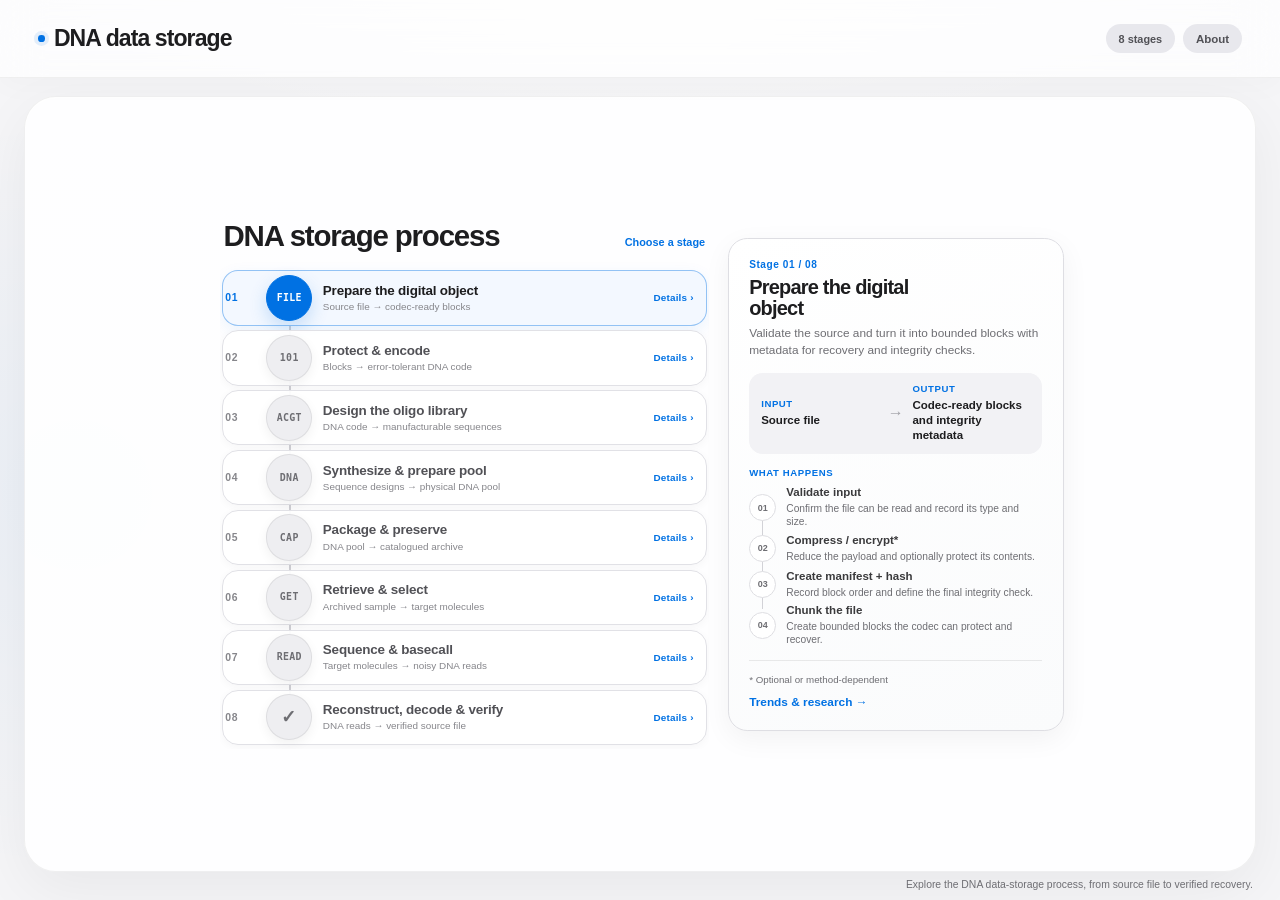
<file: index.html>
<!doctype html>
<html lang="en">
<head>
  <meta charset="utf-8">
  <meta name="viewport" content="width=device-width, initial-scale=1">
  <meta name="description" content="An eight-stage overview of synthetic DNA data storage.">
  <title>DNA Storage — Process Overview</title>
  <link rel="icon" href="data:,">
  <link rel="stylesheet" href="./styles.css?v=2.7">
  <script src="./app.js?v=2.5" defer></script>
</head>
<body class="landing-body">
  <a class="skip-link" href="#process-grid">Skip to process</a>

  <header class="topbar">
    <div class="brand">
      <h1>DNA data storage</h1>
    </div>
    <div class="topbar-actions">
      <p class="stage-count">8 stages</p>
      <a class="site-about-link" href="./research.html?view=about">About</a>
    </div>
  </header>

  <main id="process-app">
    <section class="process-workspace" aria-labelledby="process-title">
      <div class="timeline-pane">
        <header class="timeline-heading">
          <h2 id="process-title">DNA storage process</h2>
          <p>Choose a stage</p>
        </header>

        <div class="timeline-scroll">
          <ol id="process-grid" class="process-grid" aria-label="DNA data-storage timeline">
            <li id="stage-prepare" class="process-item" data-step="0">
              <button class="process-station" type="button" aria-label="Select Prepare the digital object" aria-controls="stage-detail">
                <span class="station-index">01</span><span class="station-node" aria-hidden="true"><b>FILE</b></span>
                <span class="station-copy"><strong>Prepare the digital object</strong><small>Source file → codec-ready blocks</small></span>
              </button>
            </li>
            <li id="stage-encode" class="process-item" data-step="1">
              <button class="process-station" type="button" aria-label="Select Protect and encode" aria-controls="stage-detail">
                <span class="station-index">02</span><span class="station-node" aria-hidden="true"><b>101</b></span>
                <span class="station-copy"><strong>Protect &amp; encode</strong><small>Blocks → error-tolerant DNA code</small></span>
              </button>
            </li>
            <li id="stage-design" class="process-item" data-step="2">
              <button class="process-station" type="button" aria-label="Select Design the oligo library" aria-controls="stage-detail">
                <span class="station-index">03</span><span class="station-node" aria-hidden="true"><b>ACGT</b></span>
                <span class="station-copy"><strong>Design the oligo library</strong><small>DNA code → manufacturable sequences</small></span>
              </button>
            </li>
            <li id="stage-synthesize" class="process-item" data-step="3">
              <button class="process-station" type="button" aria-label="Select Synthesize and prepare the pool" aria-controls="stage-detail">
                <span class="station-index">04</span><span class="station-node" aria-hidden="true"><b>DNA</b></span>
                <span class="station-copy"><strong>Synthesize &amp; prepare pool</strong><small>Sequence designs → physical DNA pool</small></span>
              </button>
            </li>
            <li id="stage-preserve" class="process-item" data-step="4">
              <button class="process-station" type="button" aria-label="Select Package and preserve" aria-controls="stage-detail">
                <span class="station-index">05</span><span class="station-node" aria-hidden="true"><b>CAP</b></span>
                <span class="station-copy"><strong>Package &amp; preserve</strong><small>DNA pool → catalogued archive</small></span>
              </button>
            </li>
            <li id="stage-retrieve" class="process-item" data-step="5">
              <button class="process-station" type="button" aria-label="Select Retrieve and select" aria-controls="stage-detail">
                <span class="station-index">06</span><span class="station-node" aria-hidden="true"><b>GET</b></span>
                <span class="station-copy"><strong>Retrieve &amp; select</strong><small>Archived sample → target molecules</small></span>
              </button>
            </li>
            <li id="stage-sequence" class="process-item" data-step="6">
              <button class="process-station" type="button" aria-label="Select Sequence and basecall" aria-controls="stage-detail">
                <span class="station-index">07</span><span class="station-node" aria-hidden="true"><b>READ</b></span>
                <span class="station-copy"><strong>Sequence &amp; basecall</strong><small>Target molecules → noisy DNA reads</small></span>
              </button>
            </li>
            <li id="stage-reconstruct" class="process-item" data-step="7">
              <button class="process-station" type="button" aria-label="Select Reconstruct, decode, and verify" aria-controls="stage-detail">
                <span class="station-index">08</span><span class="station-node" aria-hidden="true"><b>✓</b></span>
                <span class="station-copy"><strong>Reconstruct, decode &amp; verify</strong><small>DNA reads → verified source file</small></span>
              </button>
            </li>
          </ol>
        </div>
      </div>

      <button id="detail-scrim" class="detail-scrim" type="button" aria-label="Close stage details"></button>

      <aside id="stage-detail" class="stage-detail" data-open="false" aria-labelledby="detail-title">
        <button id="detail-close" class="detail-close" type="button" aria-label="Close stage details">Close</button>

        <header class="detail-summary">
          <p>Stage <span id="detail-index">01 / 08</span></p>
          <h2 id="detail-title">Prepare the digital object</h2>
          <p id="detail-description">Validate the source and turn it into bounded blocks with metadata for recovery and integrity checks.</p>
        </header>

        <div class="detail-io">
          <p><span>Input</span><strong id="detail-input">Source file</strong></p>
          <b aria-hidden="true">→</b>
          <p><span>Output</span><strong id="detail-output">Codec-ready blocks and integrity metadata</strong></p>
        </div>

        <div class="detail-process">
          <p>What happens</p>
          <ol id="detail-steps" class="detail-steps">
            <li><b>01</b><span><strong>Validate input</strong><small>Confirm the file can be read and record its type and size.</small></span></li>
            <li><b>02</b><span><strong>Compress / encrypt*</strong><small>Reduce the payload and optionally protect its contents.</small></span></li>
            <li><b>03</b><span><strong>Manifest + hash</strong><small>Record recovery metadata and an integrity target.</small></span></li>
            <li><b>04</b><span><strong>Chunk</strong><small>Split the payload into blocks the codec can process.</small></span></li>
          </ol>
        </div>

        <footer class="detail-footer">
          <small>* Optional or method-dependent</small>
          <a id="detail-link" href="./research.html?stage=prepare">Trends &amp; research <b>→</b></a>
        </footer>
      </aside>
    </section>

    <p class="timing-note">Explore the DNA data-storage process, from source file to verified recovery.</p>
    <p id="status" class="sr-only" aria-live="polite" aria-atomic="true"></p>
  </main>

  <noscript>The complete timeline is shown above. Selecting a stage requires JavaScript.</noscript>
</body>
</html>
</file>
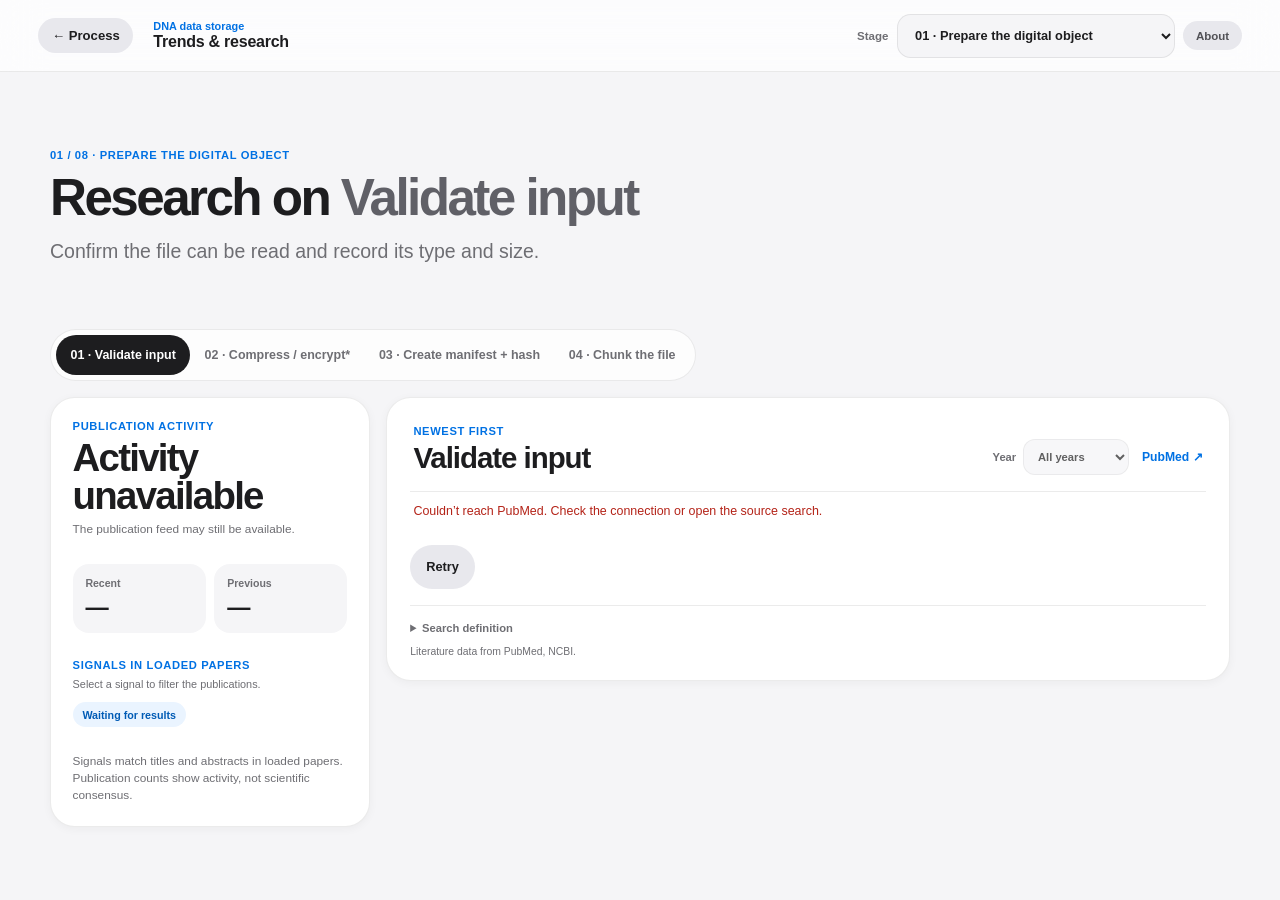
<file: research.html>
<!doctype html>
<html lang="en">
<head>
  <meta charset="utf-8">
  <meta name="viewport" content="width=device-width, initial-scale=1">
  <meta name="description" content="Current PubMed papers for each subprocess in DNA data storage.">
  <title>Research — DNA Storage</title>
  <link rel="icon" href="data:,">
  <link rel="stylesheet" href="./styles.css?v=2.7">
  <script src="./app.js?v=2.5" defer></script>
</head>
<body class="research-body">
  <a class="skip-link" href="#research-page">Skip to content</a>

  <header class="research-bar">
    <a id="back-link" class="back-link" href="./index.html">← Process</a>
    <div class="research-brand">
      <span>DNA data storage</span>
      <strong id="research-brand-title">Trends &amp; research</strong>
    </div>
    <div class="research-actions">
      <label class="stage-picker">
        <span>Stage</span>
        <select id="stage-select">
          <option value="prepare">01 · Prepare the digital object</option>
          <option value="encode">02 · Protect &amp; encode</option>
          <option value="design">03 · Design the oligo library</option>
          <option value="synthesize">04 · Synthesize &amp; prepare the pool</option>
          <option value="preserve">05 · Package &amp; preserve</option>
          <option value="retrieve">06 · Retrieve &amp; select</option>
          <option value="sequence">07 · Sequence &amp; basecall</option>
          <option value="reconstruct">08 · Reconstruct, decode &amp; verify</option>
        </select>
      </label>
      <a id="section-link" class="section-link" href="./research.html?view=about">About</a>
    </div>
  </header>

  <main id="research-page">
    <section class="research-hero" aria-labelledby="research-title">
      <p id="stage-kicker">01 / 08 · Prepare the digital object</p>
      <h1 id="research-title"><span id="research-prompt">What is changing in</span> <b id="stage-title">digital-object preparation</b><span id="research-punctuation">?</span></h1>
      <p id="stage-scope">Recent work on compression, encryption, metadata, integrity, and packetization before DNA encoding.</p>
    </section>

    <details id="subprocess-menu" class="subprocess-menu">
      <summary><span id="subprocess-summary">Choose a subprocess</span></summary>
      <nav class="research-tabs" aria-label="Subprocesses for the selected stage"></nav>
    </details>

    <div id="trend-layout" class="trend-layout">
      <aside id="signal-panel" class="signal-panel" aria-labelledby="signal-title">
        <div>
          <p class="eyebrow">Publication activity</p>
          <h2 id="signal-title">Checking the literature…</h2>
          <p id="signal-period" class="signal-period">Latest three complete years vs the preceding three.</p>
        </div>

        <dl class="signal-counts">
          <div><dt id="recent-period">Recent</dt><dd id="recent-count">—</dd></div>
          <div><dt id="previous-period">Previous</dt><dd id="previous-count">—</dd></div>
        </dl>

        <div>
          <p class="eyebrow">Signals in loaded papers</p>
          <p class="signal-help">Select a signal to filter the publications.</p>
          <div id="signal-terms" class="signal-terms"><span>Waiting for results</span></div>
        </div>

        <p class="signal-caveat">Signals match titles and abstracts in loaded papers. Publication counts show activity, not scientific consensus.</p>
      </aside>

      <aside id="method-panel" class="method-panel" aria-labelledby="method-panel-title" hidden>
        <div>
          <p class="eyebrow">Method families</p>
          <h2 id="method-panel-title">Choose an approach</h2>
          <p>Families organize the main technical choices for this stage.</p>
        </div>
        <div id="method-list" class="method-list"></div>
        <p class="method-caveat">Families can overlap. Zero results can reflect PubMed coverage.</p>
      </aside>

      <aside id="reference-index-panel" class="reference-index-panel" aria-labelledby="reference-index-title" hidden>
        <div>
          <p id="reference-index-eyebrow" class="eyebrow"></p>
          <h2 id="reference-index-title"></h2>
          <p id="reference-index-copy"></p>
        </div>
        <div id="reference-list" class="reference-list"></div>
        <p id="reference-index-caveat" class="reference-caveat"></p>
      </aside>

      <section id="papers" class="paper-panel" aria-labelledby="papers-title">
        <header class="paper-heading">
          <div>
            <p id="papers-eyebrow" class="eyebrow">Newest first</p>
            <h2 id="papers-title">Recent publications</h2>
          </div>
          <div class="paper-tools">
            <label class="year-filter" for="year-filter">
              <span>Year</span>
              <select id="year-filter" disabled>
                <option value="">All years</option>
              </select>
            </label>
            <a id="source-link" href="https://pubmed.ncbi.nlm.nih.gov" target="_blank" rel="noreferrer">PubMed ↗</a>
          </div>
        </header>

        <section id="method-summary" class="method-summary" aria-labelledby="method-title" hidden>
          <p class="eyebrow">Selected methodology</p>
          <h2 id="method-title"></h2>
          <p id="method-description"></p>
          <dl class="method-facts">
            <div><dt>Best when</dt><dd id="method-use"></dd></div>
            <div><dt>Main trade-off</dt><dd id="method-tradeoff"></dd></div>
          </dl>
          <div class="method-source-block">
            <p class="eyebrow">Method sources</p>
            <div id="method-sources" class="method-sources"></div>
            <p>These sources support the mechanism. The family name is an editorial grouping.</p>
          </div>
        </section>

        <p id="result-status" class="result-status" role="status" tabindex="-1">Loading 10 publications…</p>
        <ol id="paper-list" class="paper-list" aria-busy="true"></ol>

        <div class="feed-actions">
          <button id="load-more" class="load-more" type="button" hidden>Load 10 more</button>
          <button id="retry" class="retry" type="button" hidden>Retry</button>
        </div>

        <details class="query-details">
          <summary>Search definition</summary>
          <code id="query-text"></code>
        </details>
        <p class="source-credit">Literature data from PubMed, NCBI.</p>
      </section>

      <section id="reference-panel" class="reference-panel" aria-labelledby="reference-title" hidden>
        <header class="reference-heading">
          <div>
            <p id="reference-eyebrow" class="eyebrow"></p>
            <h2 id="reference-title"></h2>
          </div>
          <span id="reference-status" class="reference-status"></span>
        </header>
        <p id="reference-meta" class="reference-meta"></p>
        <dl class="reference-facts">
          <div><dt id="reference-label-one"></dt><dd id="reference-value-one"></dd></div>
          <div><dt id="reference-label-two"></dt><dd id="reference-value-two"></dd></div>
          <div><dt id="reference-label-three"></dt><dd id="reference-value-three"></dd></div>
        </dl>
        <div class="reference-source-block">
          <p class="eyebrow">Sources</p>
          <div id="reference-sources" class="reference-sources"></div>
          <p id="reference-checked"></p>
        </div>
      </section>
    </div>

    <section id="about-view" class="about-view" aria-labelledby="about-content-title" hidden>
      <h2 id="about-content-title" class="sr-only">Curation rules</h2>
      <ol class="curation-list">
        <li>
          <b>01</b>
          <h3>Paper selection</h3>
          <p>A paper must mention DNA data storage and match at least one term for the selected subprocess. The Boolean terms were written for this site from the cited sources below; they are not a published keyword list.</p>
        </li>
        <li>
          <b>02</b>
          <h3>Trend counts</h3>
          <p>Activity compares the latest three complete years with the three before them. Year and signal filters apply only to unique papers already loaded.</p>
        </li>
        <li>
          <b>03</b>
          <h3>Subprocess tabs</h3>
          <p>The tabs use the subprocesses shown on the process page. Each tab runs its own PubMed query.</p>
        </li>
        <li>
          <b>04</b>
          <h3>Limits</h3>
          <p>No AI service runs in the site or ranks the feed. This is not a systematic review. PubMed coverage is not complete. Counts show publication activity, not quality or agreement.</p>
        </li>
      </ol>

      <details class="about-terms" open>
        <summary>Subprocess search terms and sources</summary>
        <div id="about-term-index" class="about-term-index"></div>
      </details>
    </section>
  </main>

  <noscript>This page needs JavaScript to retrieve current publications from PubMed.</noscript>
</body>
</html>
</file>
<file: styles.css>
:root {
  --ink: #1d1d1f;
  --muted: #6e6e73;
  --canvas: #f5f5f7;
  --surface: #ffffff;
  --line: rgba(0, 0, 0, .08);
  --blue: #0071e3;
  --blue-soft: #eaf4ff;
  --molecule: #596273;
  --ease: cubic-bezier(.22, 1, .36, 1);
  color-scheme: light;
  font-family: -apple-system, BlinkMacSystemFont, "SF Pro Display", "SF Pro Text", "Helvetica Neue", Arial, sans-serif;
}

* { box-sizing: border-box; }
[hidden] { display: none !important; }

body {
  display: grid;
  grid-template-rows: auto minmax(0, 1fr);
  min-height: 100dvh;
  margin: 0;
  background: var(--canvas);
  color: var(--ink);
  -webkit-font-smoothing: antialiased;
}

.landing-body {
  background:
    radial-gradient(ellipse 64rem 24rem at 50% -15%, #fff, transparent 72%),
    radial-gradient(circle at 6% 55%, rgba(0, 113, 227, .045), transparent 24rem),
    var(--canvas);
}

button,
select { font: inherit; }

button:focus-visible,
a:focus-visible,
select:focus-visible { outline: 3px solid var(--blue); outline-offset: 3px; }

.skip-link {
  position: fixed;
  top: .7rem;
  left: .7rem;
  z-index: 5;
  padding: .65rem .85rem;
  border-radius: .7rem;
  background: var(--ink);
  color: white;
  transform: translateY(-180%);
}

.skip-link:focus { transform: none; }

.topbar {
  display: grid;
  grid-template-columns: minmax(0, 1fr) auto;
  align-items: center;
  gap: 2rem;
  min-height: 78px;
  padding: .8rem clamp(1rem, 3vw, 2.5rem);
  border-bottom: 1px solid rgba(0, 0, 0, .055);
  background: rgba(255, 255, 255, .82);
  box-shadow: 0 8px 30px rgba(0, 0, 0, .025);
}

@supports (backdrop-filter: blur(20px)) {
  .topbar {
    background: rgba(255, 255, 255, .72);
    backdrop-filter: blur(20px) saturate(180%);
  }
}

.brand h1,
.stage-count { margin: 0; }

.brand h1 {
  display: flex;
  align-items: center;
  gap: .55rem;
  font-size: clamp(1.2rem, 1.8vw, 1.65rem);
  font-weight: 650;
  line-height: 1.05;
  letter-spacing: -.04em;
}

.brand h1::before {
  width: .42rem;
  height: .42rem;
  flex: 0 0 auto;
  border-radius: 50%;
  background: var(--blue);
  box-shadow: 0 0 0 4px rgba(0, 113, 227, .1);
  content: "";
}

.stage-count {
  padding: .56rem .78rem;
  border-radius: 999px;
  background: #e8e8ed;
  color: #515156;
  font-size: .68rem;
  font-weight: 680;
  white-space: nowrap;
}

.topbar-actions,
.research-actions {
  display: flex;
  align-items: center;
  gap: .55rem;
}

.site-about-link,
.section-link {
  padding: .56rem .78rem;
  border-radius: 999px;
  background: #e8e8ed;
  color: #515156;
  font-size: .72rem;
  font-weight: 680;
  text-decoration: none;
  white-space: nowrap;
}

#process-app {
  display: grid;
  grid-template-rows: minmax(0, 1fr) auto;
  min-height: 0;
  width: min(1480px, 100%);
  margin-inline: auto;
  padding: clamp(.7rem, 1.5vw, 1.15rem) clamp(.7rem, 2vw, 1.5rem) .55rem;
}

.process-workspace {
  display: grid;
  grid-template-columns: minmax(25rem, 31rem) minmax(18rem, 21rem);
  align-items: center;
  justify-content: center;
  gap: clamp(.75rem, 1.2vw, 1rem);
  min-width: 0;
  min-height: 0;
  padding: clamp(.75rem, 1.3vw, 1rem);
  overflow: hidden;
  border: 1px solid rgba(0, 0, 0, .06);
  border-radius: clamp(1.55rem, 2.5vw, 2rem);
  background: rgba(255, 255, 255, .9);
  box-shadow: 0 18px 60px rgba(0, 0, 0, .055), inset 0 1px 0 rgba(255, 255, 255, .9);
}

.timeline-pane {
  display: grid;
  grid-template-rows: auto minmax(0, 1fr);
  min-width: 0;
  min-height: 0;
  padding: .2rem;
}

.timeline-heading {
  display: flex;
  align-items: baseline;
  justify-content: space-between;
  gap: 1rem;
  padding: 0 .25rem .55rem;
}

.timeline-heading h2,
.timeline-heading p { margin: 0; }

.timeline-heading h2 {
  font-size: clamp(1.65rem, 2.3vw, 2.2rem);
  font-weight: 650;
  letter-spacing: -.04em;
}

.timeline-heading p {
  color: var(--blue);
  font-size: .68rem;
  font-weight: 680;
  white-space: nowrap;
}

.timeline-scroll {
  align-self: center;
  width: 100%;
  min-width: 0;
  min-height: 0;
  margin-inline: auto;
  overflow-y: auto;
  padding: .4rem .15rem .15rem;
  scrollbar-color: #c7c7cc transparent;
  scrollbar-width: thin;
}

.process-grid {
  position: relative;
  display: grid;
  gap: .28rem;
  margin: 0;
  padding: .1rem 0;
  list-style: none;
}

.process-grid::before {
  position: absolute;
  top: 1.82rem;
  bottom: 1.82rem;
  left: 4.2rem;
  width: 2px;
  background: #d2d2d7;
  content: "";
}

.process-item {
  position: relative;
  z-index: 1;
  min-width: 0;
}

.process-station {
  display: grid;
  grid-template-columns: 1.9rem 2.9rem minmax(0, 1fr) auto;
  align-items: center;
  gap: .65rem;
  width: 100%;
  min-height: 3.45rem;
  padding: .22rem .75rem .22rem .15rem;
  border: 1px solid #e1e1e6;
  border-radius: 1rem;
  background: rgba(255, 255, 255, .94);
  box-shadow: 0 2px 8px rgba(0, 0, 0, .035);
  color: var(--muted);
  text-align: left;
  cursor: pointer;
}

.process-station::after {
  color: var(--blue);
  content: "Details  ›";
  font-size: .62rem;
  font-weight: 720;
  letter-spacing: .02em;
  white-space: nowrap;
}

.station-index {
  color: #86868b;
  font-size: .65rem;
  font-variant-numeric: tabular-nums;
  font-weight: 720;
  letter-spacing: .055em;
}

.station-node {
  display: grid;
  place-items: center;
  width: 2.9rem;
  height: 2.9rem;
  border: 1px solid rgba(0, 0, 0, .07);
  border-radius: 50%;
  background: #eeeef1;
  box-shadow: 0 4px 12px rgba(0, 0, 0, .055);
  color: #6e6e73;
}

.station-node b {
  font: 700 .62rem/1 ui-monospace, SFMono-Regular, Consolas, monospace;
  letter-spacing: .035em;
}

.process-item:last-child .station-node b {
  font: 750 1.15rem/1 -apple-system, BlinkMacSystemFont, sans-serif;
}

.station-copy {
  display: grid;
  gap: .15rem;
  min-width: 0;
}

.station-copy strong {
  color: #515156;
  font-size: clamp(.84rem, 1vw, .96rem);
  font-weight: 650;
  line-height: 1.18;
  letter-spacing: -.015em;
}

.station-copy small {
  color: #86868b;
  font-size: .62rem;
  line-height: 1.2;
}

.process-item[data-state="active"] .station-index { color: var(--blue); }
.process-item[data-state="active"] .station-node {
  border-color: var(--blue);
  background: var(--blue);
  box-shadow: 0 7px 18px rgba(0, 113, 227, .2);
  color: white;
}

.process-item[data-state="active"] .process-station {
  border-color: rgba(0, 113, 227, .4);
  background: #f3f8ff;
  box-shadow: 0 5px 16px rgba(0, 113, 227, .08);
}
.process-item[data-state="active"] .station-copy strong { color: var(--ink); }

@media (hover: hover) {
  .process-station:hover { border-color: #bfc0c5; background: #fafafd; }
  .process-station:hover .station-node { border-color: rgba(0, 113, 227, .35); }
  .process-station:hover .station-copy strong { color: var(--ink); }
}

.detail-scrim,
.detail-close { display: none; }

.stage-detail {
  position: relative;
  display: grid;
  grid-template-rows: repeat(4, auto);
  align-content: start;
  gap: .85rem;
  min-width: 0;
  min-height: 0;
  width: 100%;
  max-height: calc(100% - .4rem);
  padding: clamp(1rem, 1.6vw, 1.3rem);
  overflow-y: auto;
  border: 1px solid #dedee3;
  border-radius: 1.2rem;
  background: linear-gradient(160deg, #fff, #fafbfc);
  box-shadow: 0 8px 28px rgba(0, 0, 0, .05);
}

.detail-summary {
  display: grid;
  gap: .42rem;
}

.detail-summary p,
.detail-summary h2 { margin: 0; }

.detail-summary > p:first-child {
  color: var(--blue);
  font-size: .63rem;
  font-weight: 740;
  letter-spacing: .055em;
}

.detail-summary h2 {
  max-width: 17ch;
  font-size: clamp(1.25rem, 1.55vw, 1.55rem);
  font-weight: 650;
  line-height: 1.04;
  letter-spacing: -.04em;
}

.detail-summary > p:last-child {
  color: var(--muted);
  font-size: .74rem;
  line-height: 1.42;
}

.detail-io {
  display: grid;
  grid-template-columns: minmax(0, 1fr) auto minmax(0, 1fr);
  align-items: center;
  gap: .55rem;
  padding: .68rem .75rem;
  border-radius: .85rem;
  background: #f2f2f5;
}

.detail-io p {
  display: grid;
  gap: .22rem;
  margin: 0;
}

.detail-io span,
.detail-process > p {
  color: var(--blue);
  font-size: .6rem;
  font-weight: 740;
  letter-spacing: .06em;
  text-transform: uppercase;
}

.detail-io strong {
  font-size: .72rem;
  font-weight: 650;
  line-height: 1.3;
}

.detail-io > b { color: #a1a1a6; font-weight: 500; }

.detail-process {
  display: grid;
  align-content: start;
  gap: .5rem;
  min-height: auto;
}

.detail-process > p { margin: 0; }

.detail-steps {
  display: grid;
  gap: .18rem;
  margin: 0;
  padding: 0;
  list-style: none;
}

.detail-steps li {
  position: relative;
  display: grid;
  grid-template-columns: 1.7rem minmax(0, 1fr);
  align-items: center;
  gap: .62rem;
  min-height: 2.08rem;
}

.detail-steps li:not(:last-child)::after {
  position: absolute;
  top: 1.52rem;
  bottom: -.5rem;
  left: .83rem;
  width: 1px;
  background: #d2d2d7;
  content: "";
}

.detail-steps li b {
  z-index: 1;
  display: grid;
  place-items: center;
  width: 1.7rem;
  height: 1.7rem;
  border: 1px solid #dedee2;
  border-radius: 50%;
  background: white;
  color: #6e6e73;
  font-size: .56rem;
  font-variant-numeric: tabular-nums;
}

.detail-steps li span {
  display: grid;
  gap: .14rem;
}

.detail-steps li span strong {
  color: #3a3a3c;
  font-size: .72rem;
  font-weight: 650;
  line-height: 1.18;
}

.detail-steps li span small {
  color: var(--muted);
  font-size: .64rem;
  line-height: 1.3;
}

.detail-footer {
  display: grid;
  gap: .65rem;
  padding-top: .8rem;
  border-top: 1px solid var(--line);
}

.detail-footer small { color: var(--muted); font-size: .61rem; }
.detail-footer a {
  width: fit-content;
  color: var(--blue);
  font-size: .74rem;
  font-weight: 680;
  text-decoration: none;
}

.timing-note {
  margin: .42rem .2rem 0;
  color: var(--muted);
  font-size: .65rem;
  line-height: 1.2;
  text-align: right;
}

noscript {
  display: block;
  padding: .75rem 1rem;
  background: #fff3cd;
  color: var(--ink);
  text-align: center;
}

/* Research page */

.research-body { display: block; }

.research-bar {
  position: sticky;
  top: 0;
  z-index: 4;
  display: grid;
  grid-template-columns: auto minmax(0, 1fr) auto;
  align-items: center;
  gap: 1.25rem;
  min-height: 72px;
  padding: .75rem clamp(1rem, 3vw, 2.5rem);
  border-bottom: 1px solid var(--line);
  background: rgba(255, 255, 255, .88);
}

@supports (backdrop-filter: blur(20px)) {
  .research-bar {
    background: rgba(255, 255, 255, .72);
    backdrop-filter: blur(20px) saturate(180%);
  }
}

.back-link {
  padding: .62rem .85rem;
  border-radius: 999px;
  background: #e8e8ed;
  color: var(--ink);
  font-size: .82rem;
  font-weight: 650;
  text-decoration: none;
}

.research-brand { display: grid; gap: .12rem; }

.research-brand span {
  color: var(--blue);
  font-size: .68rem;
  font-weight: 700;
}

.research-brand strong {
  font-size: 1rem;
  font-weight: 650;
  letter-spacing: -.015em;
}

.stage-picker {
  display: flex;
  align-items: center;
  gap: .55rem;
  color: var(--muted);
  font-size: .72rem;
  font-weight: 650;
}

.stage-picker select {
  min-height: 44px;
  padding: .55rem 2.1rem .55rem .8rem;
  border: 1px solid var(--line);
  border-radius: .85rem;
  background: #f5f5f7;
  color: var(--ink);
  font-size: .8rem;
  font-weight: 600;
}

#research-page {
  width: min(1180px, calc(100% - 2rem));
  margin: 0 auto;
  padding: clamp(2.25rem, 6vw, 5.5rem) 0 4rem;
}

.research-hero { max-width: 850px; }

.research-hero > p:first-child,
.eyebrow {
  margin: 0;
  color: var(--blue);
  font-size: .7rem;
  font-weight: 750;
  letter-spacing: .055em;
  text-transform: uppercase;
}

.research-hero h1 {
  max-width: 820px;
  margin: .7rem 0 .85rem;
  font-size: clamp(1.9rem, 4vw, 3.4rem);
  font-weight: 650;
  line-height: 1;
  letter-spacing: -.05em;
}

.research-hero h1 b { color: #606067; font: inherit; }

.research-hero > p:last-child {
  max-width: 680px;
  margin: 0;
  color: var(--muted);
  font-size: clamp(1rem, 1.6vw, 1.22rem);
  line-height: 1.45;
}

.subprocess-menu {
  width: fit-content;
  max-width: 100%;
  margin: clamp(2rem, 5vw, 4rem) 0 1rem;
}

.subprocess-menu > summary { display: none; }

.research-tabs {
  display: flex;
  width: fit-content;
  max-width: 100%;
  margin: 0;
  padding: .32rem;
  overflow-x: auto;
  border: 1px solid var(--line);
  border-radius: 999px;
  background: rgba(255, 255, 255, .78);
}

.research-tabs button {
  min-height: 40px;
  padding: .55rem .9rem;
  border: 0;
  border-radius: 999px;
  background: transparent;
  color: var(--muted);
  font-size: .78rem;
  font-weight: 650;
  white-space: nowrap;
}

.research-tabs button[aria-current="page"] { background: var(--ink); color: white; }
.research-tabs button:disabled { color: #b0b0b5; }

.trend-layout {
  display: grid;
  grid-template-columns: minmax(250px, 320px) minmax(0, 1fr);
  align-items: start;
  gap: 1rem;
}

.about-view {
  max-width: 920px;
  padding: clamp(1.1rem, 2.5vw, 1.6rem);
  border: 1px solid var(--line);
  border-radius: 1.5rem;
  background: var(--surface);
  box-shadow: 0 2px 10px rgba(0, 0, 0, .045);
}

.curation-list {
  list-style: none;
  margin: 0;
  padding: 0;
  border-top: 1px solid var(--line);
}

.curation-list li {
  display: grid;
  grid-template-columns: 2rem 9rem minmax(0, 1fr);
  align-items: start;
  gap: 1rem;
  padding: 1rem 0;
  border-bottom: 1px solid var(--line);
}

.curation-list b {
  color: var(--blue);
  font-size: .68rem;
  letter-spacing: .04em;
}

.curation-list h3,
.curation-list p { margin: 0; }

.curation-list h3 {
  font-size: .82rem;
  font-weight: 680;
}

.curation-list p {
  margin: 0;
  color: var(--muted);
  font-size: .76rem;
  line-height: 1.48;
}

.about-terms { margin-top: 1.25rem; }

.about-terms summary {
  padding: .35rem 0 .8rem;
  font-size: .82rem;
  font-weight: 680;
  cursor: pointer;
}

.about-term-row {
  display: grid;
  grid-template-columns: minmax(12rem, 15rem) minmax(0, 1fr);
  gap: 1rem;
  padding: 1rem 0;
  border-top: 1px solid var(--line);
}

.about-term-heading {
  display: flex;
  align-items: baseline;
  gap: .65rem;
}

.about-term-heading b { color: var(--blue); font-size: .66rem; }
.about-term-heading strong { font-size: .76rem; font-weight: 680; }

.about-term-copy code {
  display: block;
  color: #515156;
  font: 500 .67rem/1.5 ui-monospace, SFMono-Regular, Menlo, Consolas, monospace;
  white-space: normal;
}

.about-term-copy p {
  margin: .45rem 0 0;
  color: var(--muted);
  font-size: .68rem;
  line-height: 1.45;
}

.about-term-copy .about-term-sources { margin-top: .35rem; }
.about-term-sources a { color: var(--blue); font-weight: 620; text-decoration: none; }
.about-term-sources a:hover { text-decoration: underline; }

.signal-panel,
.method-panel,
.reference-index-panel,
.paper-panel,
.reference-panel {
  border: 1px solid var(--line);
  border-radius: 1.55rem;
  background: var(--surface);
  box-shadow: 0 2px 10px rgba(0, 0, 0, .045);
}

.signal-panel,
.method-panel,
.reference-index-panel {
  position: sticky;
  top: 88px;
  display: grid;
  gap: 1.6rem;
  padding: 1.35rem;
}

.method-panel[hidden],
.signal-panel[hidden],
.reference-index-panel[hidden],
.reference-panel[hidden],
.paper-panel[hidden],
.method-summary[hidden],
.trend-layout[hidden],
.about-view[hidden] { display: none; }

.signal-panel h2 {
  margin: .45rem 0 .35rem;
  font-size: clamp(1.65rem, 3vw, 2.5rem);
  font-weight: 650;
  line-height: 1;
  letter-spacing: -.045em;
}

.method-panel h2,
.reference-index-panel h2 {
  margin: .45rem 0 .35rem;
  font-size: 1.35rem;
  font-weight: 650;
  line-height: 1.05;
  letter-spacing: -.035em;
}

.method-panel,
.reference-index-panel { max-height: calc(100dvh - 112px); overflow-y: auto; }

.method-panel > div > p:last-child,
.method-caveat,
.reference-index-panel > div > p:last-child,
.reference-caveat {
  margin: 0;
  color: var(--muted);
  font-size: .72rem;
  line-height: 1.4;
}

.method-list,
.reference-list { display: grid; gap: .4rem; }

.method-option,
.reference-option {
  display: grid;
  gap: .16rem;
  width: 100%;
  padding: .68rem .72rem;
  border: 1px solid var(--line);
  border-radius: .9rem;
  background: #f8f8fa;
  color: var(--ink);
  text-align: left;
  cursor: pointer;
}

.method-option strong,
.reference-option strong { font-size: .75rem; font-weight: 680; }
.method-option small,
.reference-option small { color: var(--muted); font-size: .62rem; line-height: 1.25; }
.method-option:hover,
.reference-option:hover { border-color: #bfc0c5; background: white; }
.method-option[aria-pressed="true"],
.reference-option[aria-pressed="true"] { border-color: var(--blue); background: var(--blue-soft); }

.signal-period,
.signal-caveat,
.signal-help {
  margin: 0;
  color: var(--muted);
  font-size: .74rem;
  line-height: 1.45;
}

.signal-help { margin-top: .35rem; font-size: .68rem; }

.signal-counts {
  display: grid;
  grid-template-columns: 1fr 1fr;
  gap: .55rem;
  margin: 0;
}

.signal-counts div {
  padding: .8rem;
  border-radius: 1rem;
  background: #f5f5f7;
}

.signal-counts dt {
  color: var(--muted);
  font-size: .66rem;
  font-weight: 650;
}

.signal-counts dd {
  margin: .28rem 0 0;
  font-size: 1.45rem;
  font-weight: 650;
  letter-spacing: -.04em;
}

.signal-terms { display: flex; flex-wrap: wrap; gap: .4rem; margin-top: .6rem; }

.signal-terms span,
.signal-terms button {
  padding: .36rem .55rem;
  border: 1px solid transparent;
  border-radius: 999px;
  background: var(--blue-soft);
  color: #005bb5;
  font: inherit;
  font-size: .67rem;
  font-weight: 650;
}

.signal-terms button { cursor: pointer; }
.signal-terms button:hover { border-color: rgba(0, 113, 227, .32); background: #e3f1ff; }
.signal-terms button[aria-pressed="true"] { border-color: var(--blue); background: var(--blue); color: white; }

.paper-panel { min-width: 0; padding: clamp(1rem, 2vw, 1.45rem); }

.reference-panel {
  min-width: 0;
  padding: clamp(1.1rem, 2.5vw, 1.7rem);
}

.reference-heading {
  display: flex;
  align-items: flex-start;
  justify-content: space-between;
  gap: 1rem;
  padding-bottom: 1rem;
  border-bottom: 1px solid var(--line);
}

.reference-heading h2 {
  max-width: 720px;
  margin: .38rem 0 0;
  font-size: clamp(1.45rem, 3vw, 2.25rem);
  font-weight: 650;
  line-height: 1.02;
  letter-spacing: -.04em;
}

.reference-status {
  flex: 0 0 auto;
  padding: .38rem .58rem;
  border-radius: 999px;
  background: #e8f3ff;
  color: #075da9;
  font-size: .63rem;
  font-weight: 700;
  line-height: 1.2;
  text-align: center;
}

.reference-status[data-tone="gap"] { background: #f1f1f3; color: #65656b; }

.reference-meta {
  margin: .85rem 0 0;
  color: var(--muted);
  font-size: .74rem;
  font-weight: 620;
}

.reference-facts { margin: 1.1rem 0 0; }

.reference-facts div {
  display: grid;
  grid-template-columns: minmax(7rem, 10rem) minmax(0, 1fr);
  gap: 1rem;
  padding: 1rem 0;
  border-top: 1px solid var(--line);
}

.reference-facts dt {
  color: var(--blue);
  font-size: .62rem;
  font-weight: 750;
  letter-spacing: .05em;
  text-transform: uppercase;
}

.reference-facts dd {
  margin: 0;
  color: #3a3a3c;
  font-size: .8rem;
  line-height: 1.5;
}

.reference-source-block {
  display: grid;
  gap: .55rem;
  padding-top: 1rem;
  border-top: 1px solid var(--line);
}

.reference-source-block > p { margin: 0; }
.reference-source-block > p:last-child { color: var(--muted); font-size: .64rem; }

.reference-sources { display: flex; flex-wrap: wrap; gap: .45rem; }

.reference-sources a {
  padding: .48rem .62rem;
  border: 1px solid rgba(0, 113, 227, .17);
  border-radius: .72rem;
  background: #f7fbff;
  color: #075da9;
  font-size: .68rem;
  font-weight: 650;
  line-height: 1.3;
  text-decoration: none;
}

.reference-sources a:hover { border-color: var(--blue); background: white; }

.method-summary {
  display: grid;
  gap: .48rem;
  margin: 0 .2rem 1rem;
  padding: .9rem;
  border: 1px solid #cfe5fb;
  border-radius: 1rem;
  background: #f3f8ff;
}

.method-summary h2,
.method-summary > p { margin: 0; }
.method-summary h2 { font-size: 1.18rem; font-weight: 680; letter-spacing: -.025em; }
.method-summary > p:not(.eyebrow) { color: #515156; font-size: .76rem; line-height: 1.42; }

.method-facts {
  display: grid;
  grid-template-columns: 1fr 1fr;
  gap: .5rem;
  margin: .25rem 0 0;
}

.method-facts div { padding: .65rem; border-radius: .75rem; background: rgba(255, 255, 255, .78); }
.method-facts dt { color: var(--blue); font-size: .58rem; font-weight: 750; letter-spacing: .055em; text-transform: uppercase; }
.method-facts dd { margin: .25rem 0 0; color: #3a3a3c; font-size: .68rem; line-height: 1.35; }

.method-source-block {
  display: grid;
  gap: .45rem;
  margin-top: .25rem;
  padding-top: .75rem;
  border-top: 1px solid rgba(0, 113, 227, .14);
}

.method-source-block > p { margin: 0; }
.method-source-block > p:last-child { color: var(--muted); font-size: .62rem; line-height: 1.4; }

.method-sources { display: flex; flex-wrap: wrap; gap: .4rem; }

.method-sources a {
  padding: .4rem .55rem;
  border: 1px solid rgba(0, 113, 227, .16);
  border-radius: .65rem;
  background: white;
  color: #075da9;
  font-size: .64rem;
  font-weight: 650;
  line-height: 1.3;
  text-decoration: none;
}

.method-sources a:hover { border-color: var(--blue); }

.paper-heading {
  display: flex;
  align-items: flex-end;
  justify-content: space-between;
  gap: 1rem;
  padding: .2rem .2rem 1rem;
}

.paper-heading h2 {
  margin: .3rem 0 0;
  font-size: clamp(1.35rem, 2.3vw, 2rem);
  font-weight: 650;
  letter-spacing: -.035em;
}

.paper-heading a {
  color: var(--blue);
  font-size: .76rem;
  font-weight: 650;
  text-decoration: none;
  white-space: nowrap;
}

.paper-tools,
.year-filter {
  display: flex;
  align-items: center;
}

.paper-tools { gap: .8rem; }

.year-filter {
  gap: .4rem;
  color: var(--muted);
  font-size: .7rem;
  font-weight: 650;
}

.year-filter select {
  min-height: 36px;
  padding: .4rem 1.7rem .4rem .65rem;
  border: 1px solid var(--line);
  border-radius: .75rem;
  background: #f5f5f7;
  color: var(--ink);
  font: inherit;
}

.result-status {
  margin: 0;
  padding: .7rem .2rem;
  border-top: 1px solid var(--line);
  color: var(--muted);
  font-size: .78rem;
}

.result-status.is-error { color: #b42318; }

.paper-list { margin: 0; padding: 0; list-style: none; }

.paper-card {
  padding: 1.15rem .2rem 1.25rem;
  border-top: 1px solid var(--line);
}

.paper-meta {
  display: flex;
  flex-wrap: wrap;
  gap: .35rem .6rem;
  margin: 0 0 .45rem;
  color: var(--muted);
  font-size: .68rem;
  font-weight: 600;
}

.paper-meta .open-access { color: var(--blue); }
.paper-meta a { color: var(--blue); text-decoration: none; }

.paper-card h3 {
  max-width: 790px;
  margin: 0;
  font-size: clamp(1rem, 1.55vw, 1.2rem);
  font-weight: 650;
  line-height: 1.2;
  letter-spacing: -.015em;
}

.paper-card h3 a { color: var(--ink); text-decoration: none; }
.paper-card h3 a:hover { color: var(--blue); }

.paper-authors,
.paper-abstract {
  margin: .55rem 0 0;
  color: var(--muted);
  font-size: .76rem;
  line-height: 1.45;
}

.paper-authors { color: #515156; font-weight: 550; }

.paper-skeleton {
  height: 8.2rem;
  margin-top: 1px;
  border-top: 1px solid var(--line);
  background: linear-gradient(100deg, transparent 20%, rgba(0, 113, 227, .055) 40%, transparent 60%) #fff;
  background-size: 220% 100%;
  animation: skeleton 1.4s linear infinite;
}

.feed-actions { display: flex; gap: .55rem; padding-top: 1rem; }

.load-more,
.retry {
  min-height: 44px;
  padding: .7rem 1rem;
  border: 0;
  border-radius: 999px;
  background: var(--blue);
  color: white;
  font-size: .8rem;
  font-weight: 650;
  cursor: pointer;
}

.load-more:disabled { background: #a1a1a6; cursor: wait; }
.retry { background: #e8e8ed; color: var(--ink); }

.query-details {
  margin-top: 1rem;
  padding-top: 1rem;
  border-top: 1px solid var(--line);
  color: var(--muted);
  font-size: .7rem;
}

.query-details summary { cursor: pointer; font-weight: 650; }

.query-details code {
  display: block;
  margin-top: .65rem;
  padding: .75rem;
  overflow-wrap: anywhere;
  border-radius: .8rem;
  background: #f5f5f7;
  color: #515156;
  font: 500 .68rem/1.45 ui-monospace, SFMono-Regular, Consolas, monospace;
}

.source-credit {
  margin: .75rem 0 0;
  color: var(--muted);
  font-size: .65rem;
}

@keyframes skeleton { to { background-position: -120% 0; } }

.sr-only {
  position: absolute;
  width: 1px;
  height: 1px;
  padding: 0;
  margin: -1px;
  overflow: hidden;
  clip: rect(0, 0, 0, 0);
  white-space: nowrap;
  border: 0;
}

@media (min-width: 901px) and (min-height: 650px) {
  .landing-body { height: 100dvh; overflow: hidden; }
}

@media (max-width: 760px) {
  body { display: block; }
  body.detail-open { overflow: hidden; }
  #process-app { display: block; }
  .process-workspace { grid-template-columns: 1fr; overflow: visible; }
  .timeline-pane { min-height: 34rem; }
  .timeline-scroll { overflow: visible; }
  body.detail-open .detail-scrim {
    position: fixed;
    z-index: 40;
    inset: 0;
    display: block;
    width: 100%;
    height: 100%;
    border: 0;
    background: rgba(0, 0, 0, .24);
  }
  .stage-detail {
    position: fixed;
    z-index: 41;
    top: .65rem;
    right: .65rem;
    bottom: .65rem;
    display: none;
    width: min(24rem, calc(100% - 1.3rem));
    min-height: 0;
    max-height: none;
    overflow-y: auto;
  }
  .stage-detail[data-open="true"] { display: grid; }
  .detail-close {
    position: absolute;
    top: .8rem;
    right: .8rem;
    z-index: 1;
    display: block;
    padding: .42rem .62rem;
    border: 0;
    border-radius: 999px;
    background: #e8e8ed;
    color: #515156;
    font: inherit;
    font-size: .66rem;
    font-weight: 680;
    cursor: pointer;
  }
  .detail-summary { padding-right: 3rem; }
  .timing-note { margin-bottom: .65rem; }
  .subprocess-menu { width: 100%; }
  .subprocess-menu > summary {
    display: flex;
    align-items: center;
    justify-content: space-between;
    gap: .8rem;
    min-height: 44px;
    padding: .7rem .9rem;
    overflow: hidden;
    border: 1px solid var(--line);
    border-radius: .9rem;
    background: #f5f5f7;
    color: var(--ink);
    font-size: .78rem;
    font-weight: 680;
    list-style: none;
    cursor: pointer;
  }
  .subprocess-menu > summary::-webkit-details-marker { display: none; }
  .subprocess-menu > summary::after { flex: 0 0 auto; color: var(--muted); content: "⌄"; }
  .subprocess-menu[open] > summary::after { transform: rotate(180deg); }
  .subprocess-menu > summary span {
    overflow: hidden;
    text-overflow: ellipsis;
    white-space: nowrap;
  }
  .subprocess-menu .research-tabs {
    flex-direction: column;
    width: 100%;
    margin-top: .45rem;
    border-radius: .9rem;
  }
  .subprocess-menu .research-tabs button {
    flex: 0 0 auto;
    width: 100%;
    text-align: left;
  }
  .trend-layout { grid-template-columns: 1fr; }
  .signal-panel,
  .method-panel,
  .reference-index-panel { position: static; max-height: none; overflow: visible; }
}

@media (max-height: 649px) and (min-width: 761px) {
  .landing-body { display: block; height: auto; overflow: auto; }
  #process-app { display: block; }
  .process-workspace { min-height: 35rem; }
}

@media (max-width: 600px) {
  .topbar { gap: .8rem; }
  .stage-count { align-self: end; }
  .timeline-pane { padding-inline: .8rem; }
  .stage-detail { padding: 1rem; }
  .detail-summary h2 { max-width: 14ch; }
  .research-bar { grid-template-columns: auto minmax(0, 1fr); gap: .7rem; }
  .research-actions { grid-column: 1 / -1; justify-content: flex-end; }
  .stage-picker { flex: 1; justify-content: space-between; }
  .stage-picker select { min-width: 0; flex: 1; }
  #research-page { width: min(100% - 1rem, 1180px); padding-top: 2rem; }
  .research-hero h1 { font-size: clamp(1.8rem, 9vw, 2.6rem); }
  .paper-heading { align-items: flex-start; }
  .paper-tools { align-items: flex-end; flex-direction: column-reverse; gap: .55rem; }
  .method-facts { grid-template-columns: 1fr; }
  .reference-heading { display: grid; }
  .reference-status { justify-self: start; }
  .reference-facts div { grid-template-columns: 1fr; gap: .35rem; }
  .curation-list li { grid-template-columns: 2rem minmax(0, 1fr); gap: .35rem .7rem; }
  .curation-list h3,
  .curation-list p { grid-column: 2; }
  .about-term-row { grid-template-columns: 1fr; gap: .55rem; }
}

@media (prefers-reduced-motion: reduce) {
  .paper-skeleton { animation: none; }
}
</file>
